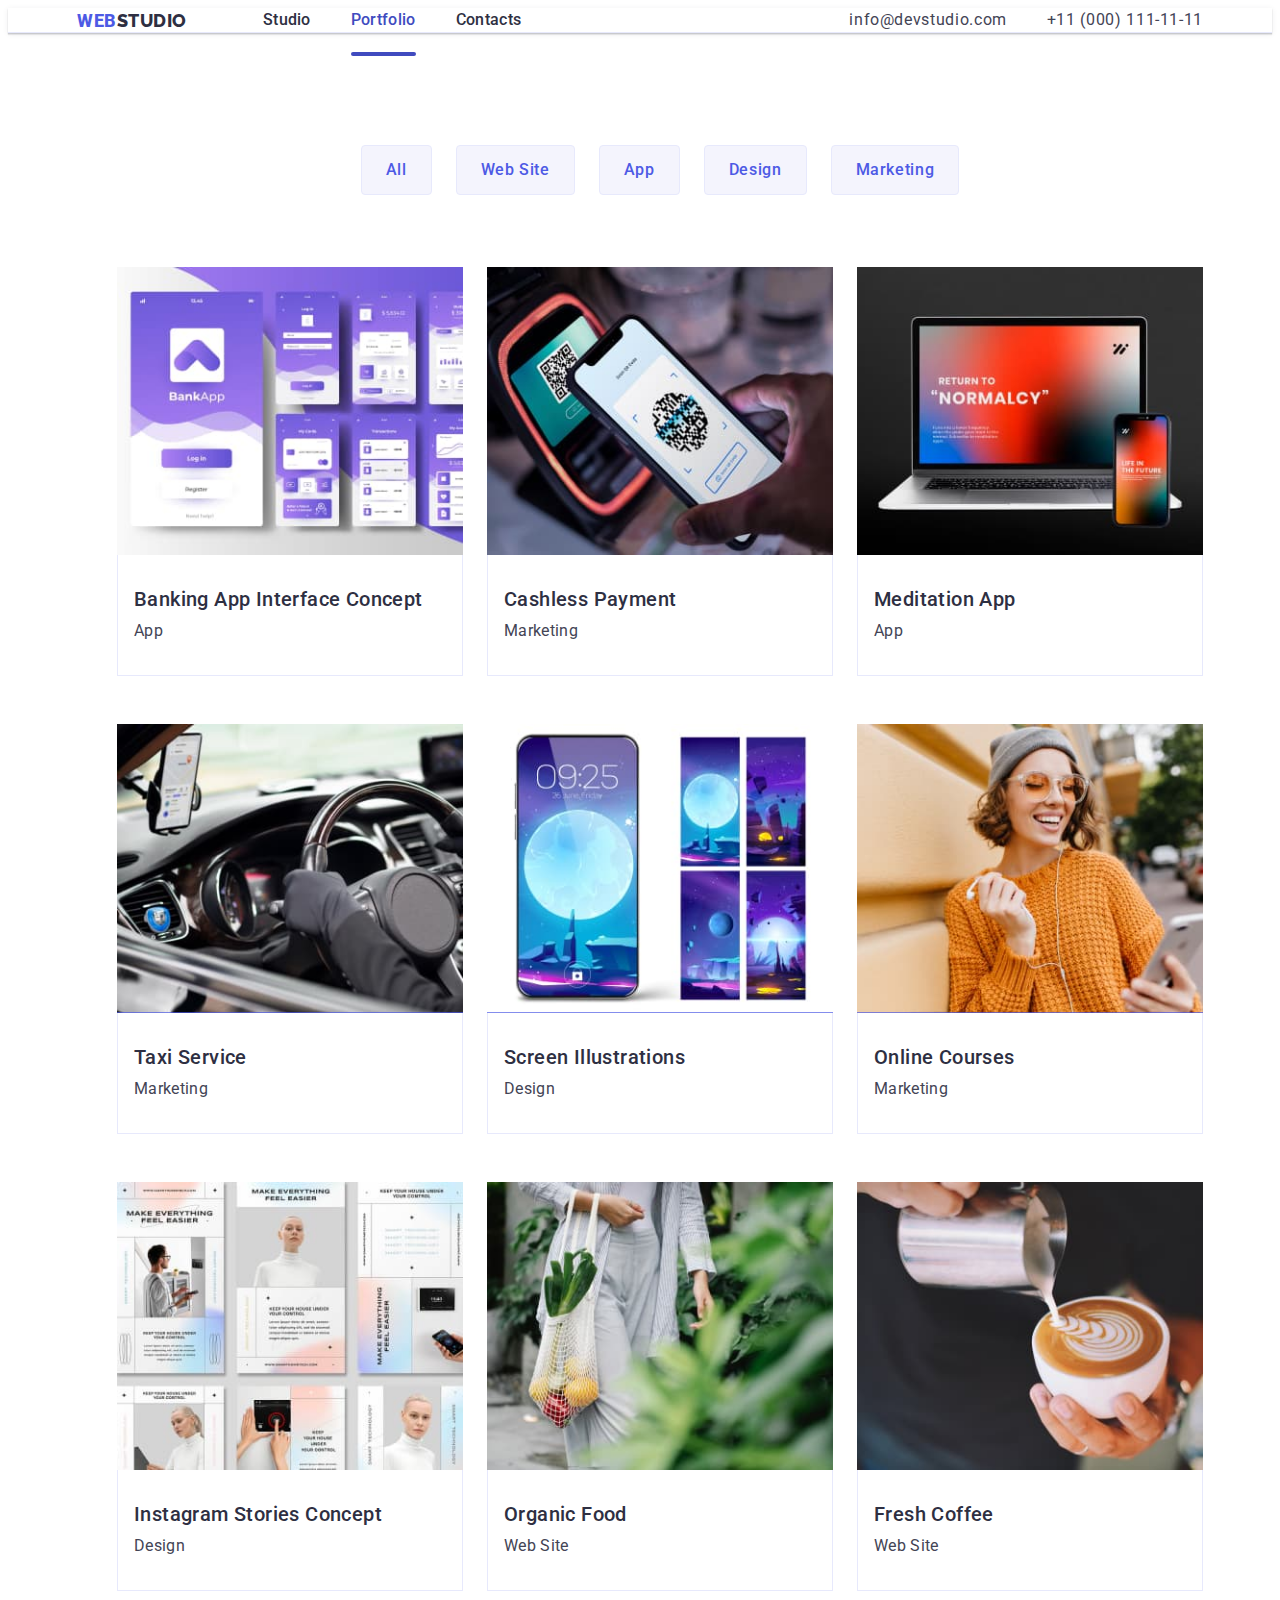
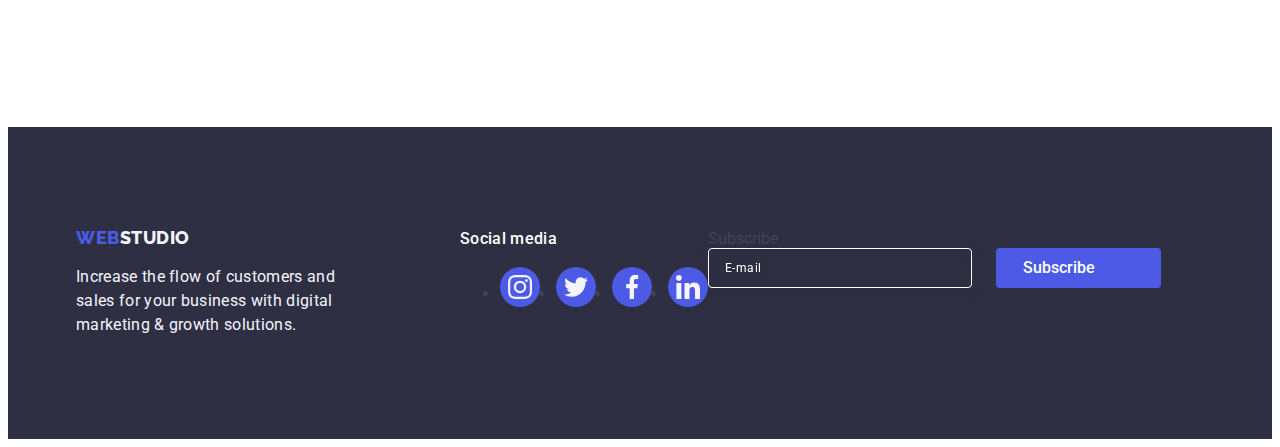
<file: portfolio.html>
<!DOCTYPE html>
<html lang="en">
  <head>
    <meta charset="UTF-8" />
    <meta http-equiv="X-UA-Compatible" content="IE=edge" />
    <meta name="viewport" content="width=device-width, initial-scale=1.0" />
    <title>Document</title>

    <!-- Fonts styles -->

    <link rel="preconnect" href="https://fonts.googleapis.com" />
    <link rel="preconnect" href="https://fonts.gstatic.com" crossorigin />
    <link
      href="https://fonts.googleapis.com/css2?family=Raleway:wght@800&family=Roboto:wght@400;500;700&display=swap"
      rel="stylesheet"
    />

    <!-- Normalize -->

    <link
      rel="stylesheet"
      href="https://cdnjs.cloudflare.com/ajax/libs/modern-normalize/1.1.0/modern-normalize.min.css"
      integrity="sha512-wpPYUAdjBVSE4KJnH1VR1HeZfpl1ub8YT/NKx4PuQ5NmX2tKuGu6U/JRp5y+Y8XG2tV+wKQpNHVUX03MfMFn9Q=="
      crossorigin="anonymous"
      referrerpolicy="no-referrer"
    />

    <!-- Custom style -->

    <link rel="stylesheet" href="./css/styles.css" />
  </head>
  <body>
    <!-- Logo and navigation -->

    <header class="nav-portfolio">
      <div class="container-portfolio container">
        <nav class="nav-line">
          <a class="link-logo link" href="./index.html">Web<span class="logo-text">Studio</span></a>
         
          <ul class="navi-list list">
         
            <li class="item-nav">
              <a class="navi-link link" href="./index.html">Studio</a>
            </li>
        
            <li class="item-nav">
              <a class="navi-link active link" href="./portfolio.html">Portfolio</a>
            </li>
        
            <li class="item-nav"><a class="navi-link link" href="">Contacts</a></li>
          </ul>
        </nav>
        <address class="address">
          <ul class="list list-address">
            <li>
              <a class="contacts link" href="mailto:info@devstudio.com"
                >info@devstudio.com</a
              >
            </li>
            <li>
              <a class="contacts link" href="tel:+110001111111"
                >+11 (000) 111-11-11</a
              >
            </li>
          </ul>
        </address>
      </div>
    </header>

    <main>
      <!-- Filter section -->
      <section class="sec-portfolio">
        <div class="container">
          <h1 hidden>Filter section</h1>
          <ul class="list-button">
            <li><button class="button-filter" type="button">All</button></li>
            <li>
              <button class="button-filter" type="button">Web Site</button>
            </li>
            <li><button class="button-filter" type="button">App</button></li>
            <li><button class="button-filter" type="button">Design</button></li>
            <li>
              <button class="button-filter" type="button">Marketing</button>
            </li>
          </ul>
          <!--Card list  -->
          <ul class="list-portfolio">
            <li class="card-portfolio">
              <a class="link-portfolio" href=""
                >
                <div class="img-container">
                  <img
                    src="./images/portfolio/banking.jpg"
                    alt="Banking App Interface Concept"
                    width="360"/>

                <p class="img-desk">14 Stylish and User-Friendly App Design Concepts · Task Manager App · Calorie Tracker App · Exotic Fruit Ecommerce App ·
                Cloud Storage App</p>
                </div>

                <div class="info-container">
                  <h2 class="card-title">Banking App Interface Concept</h2>
                  <p class="card-desk">App</p>
                </div>
              </a>
            </li>
            <li class="card-portfolio">
              <a class="link-portfolio" href=""
                ><div class="img-container">
                  <img
                    src="./images/portfolio/cashless.jpg"
                    alt="Cashless Payment"
                    width="360"
                  />

                  <p class="img-desk">14 Stylish and User-Friendly App Design Concepts · Task Manager App · Calorie Tracker App · Exotic
                    Fruit Ecommerce App ·
                    Cloud Storage App</p>
                </div>
                <div class="info-container">
                  <h2 class="card-title">Cashless Payment</h2>
                  <p class="card-desk">Marketing</p>
                </div>
              </a>
            </li>
            <li class="card-portfolio">
              <a class="link-portfolio" href=""
                ><div class="img-container">
                  <img
                    src="./images/portfolio/meditation.jpg"
                    alt="Meditation App"
                    width="360"
                  />

                  <p class="img-desk">14 Stylish and User-Friendly App Design Concepts · Task Manager App · Calorie Tracker App · Exotic
                    Fruit Ecommerce App ·
                    Cloud Storage App</p>
                </div>
                <div class="info-container">
                  <h2 class="card-title">Meditation App</h2>
                  <p class="card-desk">App</p>
                </div></a
              >
            </li>
            <li class="card-portfolio">
              <a class="link-portfolio" href=""
                ><div class="img-container">
                  <img
                    src="./images/portfolio/taxi.jpg"
                    alt="Taxi Service"
                    width="360"
                  />

<p class="img-desk">14 Stylish and User-Friendly App Design Concepts · Task Manager App · Calorie Tracker App · Exotic
  Fruit Ecommerce App ·
  Cloud Storage App</p>

                </div>
                <div class="info-container">
                  <h2 class="card-title">Taxi Service</h2>
                  <p class="card-desk">Marketing</p>
                </div></a
              >
            </li>
            <li class="card-portfolio">
              <a class="link-portfolio" href=""
                ><div class="img-container">
                  <img
                    src="./images/portfolio/screen.jpg"
                    alt="Screen Illustrations"
                    width="360"
                  />

<p class="img-desk">14 Stylish and User-Friendly App Design Concepts · Task Manager App · Calorie Tracker App · Exotic
  Fruit Ecommerce App ·
  Cloud Storage App</p>

                </div>
                <div class="info-container">
                  <h2 class="card-title">Screen Illustrations</h2>
                  <p class="card-desk">Design</p>
                </div></a
              >
            </li>
            <li class="card-portfolio">
              <a class="link-portfolio" href=""
                ><div class="img-container">
                  <img
                    src="./images/portfolio/online.jpg"
                    alt="Online Courses"
                    width="360"
                  />

<p class="img-desk">14 Stylish and User-Friendly App Design Concepts · Task Manager App · Calorie Tracker App · Exotic
  Fruit Ecommerce App ·
  Cloud Storage App</p>

                </div>
                <div class="info-container">
                  <h2 class="card-title">Online Courses</h2>
                  <p class="card-desk">Marketing</p>
                </div></a
              >
            </li>
            <li class="card-portfolio">
              <a class="link-portfolio" href=""
                ><div class="img-container">
                  <img
                    src="./images/portfolio/instagram.jpg"
                    alt="Instagram Stories Concept"
                    width="360"
                  />

<p class="img-desk">14 Stylish and User-Friendly App Design Concepts · Task Manager App · Calorie Tracker App · Exotic
  Fruit Ecommerce App ·
  Cloud Storage App</p>

                </div>
                <div class="info-container">
                  <h2 class="card-title">Instagram Stories Concept</h2>
                  <p class="card-desk">Design</p>
                </div></a
              >
            </li>
            <li class="card-portfolio">
              <a class="link-portfolio" href=""
                ><div class="img-container">
                  <img
                    src="./images/portfolio/organic.jpg"
                    alt="Organic Food"
                    width="360"
                  />
<p class="img-desk">14 Stylish and User-Friendly App Design Concepts · Task Manager App · Calorie Tracker App · Exotic
  Fruit Ecommerce App ·
  Cloud Storage App</p>

                </div>
                <div class="info-container">
                  <h2 class="card-title">Organic Food</h2>
                  <p class="card-desk">Web Site</p>
                </div></a
              >
            </li>
            <li class="card-portfolio">
              <a class="link-portfolio" href=""
                ><div class="img-container">
                  <img
                    src="./images/portfolio/fress.jpg"
                    alt="Fresh Coffee"
                    width="360"
                  />

<p class="img-desk">14 Stylish and User-Friendly App Design Concepts · Task Manager App · Calorie Tracker App · Exotic
  Fruit Ecommerce App ·
  Cloud Storage App</p>

                </div>
                <div class="info-container">
                  <h2 class="card-title">Fresh Coffee</h2>
                  <p class="card-desk">Web Site</p>
                </div></a
              >
            </li>
          </ul>
        </div>
      </section>
    </main>

    <!-- Footer -->
        <footer class="footer">
        
          <div class="footer-container container">
        
        
            <div class="footer-info">
              <a class="footer-link-logo link" href="./index.html">Web<span class="footer-logo-text">Studio</span></a>
              <p class="footer-desk">
                Increase the flow of customers and sales for your business with
                digital marketing & growth solutions.
              </p>
            </div>
        
            <div>
              <p class="social-desk">Social media</p>
              <ul class="footer-list">
        
        
                <li class="footer-ic">
                  <a class="footer-link" href="">
        
                    <svg class="footer-icon" width="24" height="24">
                      <use href="./images/icons.svg#social-instagram"></use>
                    </svg>
                  </a>
                </li>
        
                <li class="footer-ic">
                  <a class="footer-link" href="">
        
                    <svg class="footer-icon" width="24" height="24">
                      <use href="./images/icons.svg#social-twitter"></use>
                    </svg>
                  </a>
                </li>
        
                <li class="footer-ic">
                  <a class="footer-link" href="">
        
                    <svg class="footer-icon" width="24" height="24">
                      <use href="./images/icons.svg#social-facebook"></use>
                    </svg>
                  </a>
                </li>
                <li class="footer-ic">
                  <a class="footer-link" href="">
        
                    <svg class="footer-icon" width="24" height="24">
                      <use href="./images/icons.svg#social-linkedin"></use>
                    </svg>
                  </a>
                </li>
        
              </ul>
            </div>

<div class="subscriber">
  <form action="">
    <p class="subscribe-text">Subscribe</p>
    <div class="subscribe-item">
      <input class="subscribe-input" type="email" name="footer_email" placeholder="E-mail" />
  </form>
  <button class="subscribe-btn" type="submit">Subscribe

    <svg class="subscribe-btn-icon" width="24" height="24">
      <use href="./images/icons.svg#subs-btn"></use>
    </svg>

  </button>
</div>

          </div>
        </footer>

  </body>
</html>
</file>
<file: css/styles.css>
html {
  box-sizing: border-box;
}

body {
  font-family: "Roboto", sans-serif;
  color: #434455;
  background-color: #ffffff;
}

h1,
h2,
h3,
h4,
h5,
h6,
p {
  margin: 0;
}

*,
*::before,
*::after {
  box-sizing: inherit;
}

.visually-hidden {
  position: absolute;
  width: 1px;
  height: 1px;
  margin: -1px;
  border: 0;
  padding: 0;

  white-space: nowrap;
  clip-path: inset(100%);
  clip: rect(0 0 0 0);
  overflow: hidden;
}

img {
  display: block;
  max-width: 100%;
  height: auto;
}

.container {
  /* Basic styles */

  min-width: 320px;
  max-width: 428px;
  padding: 0 16px;
  margin: 0 auto;
}

/* Tablet */

@media only screen and (min-width: 768px) {
  .container {
    max-width: 768px;
  }
}

/* Desctop */

@media only screen and (min-width: 1158px) {
  .container {
    max-width: 1158px;
  }
}

.link {
  text-decoration: none;
}

.list {
  list-style: none;
  padding: 0;
}

/* Navigation */

.header {
  padding: 24px 0;
  background-color: #ffffff;
  border-bottom: 1px solid #e7e9fc;
  box-shadow: 0px 2px 1px rgba(46, 47, 66, 0.08),
    0px 1px 1px rgba(46, 47, 66, 0.16), 0px 1px 6px rgba(46, 47, 66, 0.08);
}

@media only screen and (min-width: 768px) and (max-width: 1127px) {
  .header {
    padding: 16px 0;
  }
}


.container-nav {
  display: flex;
  align-items: center;
  /* padding-top: 24px;
  padding-bottom: 24px; */
}

@media only screen and (max-width: 767px) {
  .container-nav {
    justify-content: space-between;
  }
}

.logo-text {
  font-family: "Raleway";
  font-style: normal;
  font-weight: 800;
  font-size: 18px;
  line-height: 21px;
  align-items: center;
  letter-spacing: 0.03em;
  color: #2e2f42;
}

.link-logo {
  text-decoration: none;
  font-style: normal;
  font-weight: 800;
  font-size: 18px;
  line-height: 21px;
  letter-spacing: 0.03em;
  text-transform: uppercase;
  color: #4d5ae5;
}

@media only screen and (min-width: 768px) {
  .link-logo {
    margin-right: 120px;
  }

  @media only screen and (min-width: 1157px) {
    .link-logo {
      margin-right: 76px;
    }
  }
}

.navi-list {
  display: flex;
  margin: 0;
}

@media only screen and (max-width: 767px) {
  .navi-list {
    display: none;
  }
}

@media only screen and (min-width: 768px) {
  .navi-list {
    display: flex;
  }
}

.nav-line {
  display: flex;
  align-items: center;
}

.navi-list .navi-link {
  list-style: none;
  font-style: normal;
  text-decoration: none;
  font-weight: 500;
  font-size: 16px;
  line-height: 24px;
  letter-spacing: 0.02em;
  color: #2e2f42;
  text-decoration: none;
  position: relative;

  display: block;
  transition: color 250ms cubic-bezier(0.4, 0, 0.2, 1);
}

.navi-list .item-nav:not(:last-child) {
  margin-right: 40px;
}

.navi-list .navi-link:hover,
.navi-list .navi-link:focus {
  color: #404bbf;
}

.navi-link::after {
  content: "";
  width: 100%;
  height: 4px;
  display: block;
  border-radius: 2px;
  position: absolute;
  bottom: -32px;
}

@media only screen and (min-width: 1158px) {
  .navi-link::after {
    bottom: -100%;
  }
}

.navi-link.active::after {
  background: #404bbf;
}

.navi-list .active {
  color: #404bbf;
}

@media only screen and (max-width: 767px) {
  .address {
    display: none;
  }
}

@media only screen and (min-width: 1128px) {
  .list-address {
    display: flex;
  }
}

.list-address {
  display: flex;
  flex-wrap: wrap;
  margin: 0;
  padding: 0;
}

@media only screen and (min-width: 1157px) {
  .list-address {
    gap: 40px;
  }
}

.address {
  font-style: normal;
  margin-left: 122px;
}

@media only screen and (min-width: 1157px) {
  .address {
    margin-left: auto;
  }
}

.contacts {
  font-family: "Roboto";
  font-style: normal;
  font-weight: 400;
  font-size: 12px;
  line-height: 1.5;
  letter-spacing: 0.04em;
  color: #434455;
  text-decoration: none;
  transition: color 250ms cubic-bezier(0.4, 0, 0.2, 1);
}

@media only screen and (min-width: 1157px) {
  .contacts {
    font-size: 16px;
  }
}

.contacts:hover,
.contacts:focus {
  color: #404bbf;
}

/* Mobile menu */

.menu-toggle {
  min-height: 40px;
  min-width: 40px;
  display: flex;
  align-items: center;
  justify-content: center;
  background-color: transparent;
  margin: 0;
  padding: 0;
  cursor: pointer;
  border: none;
  border-radius: 50%;
  outline: none;
}

@media (min-width: 768px) {
  .menu-toggle {
    display: none;
  }
}

.menu-toggle:hover,
.menu-toggle:focus {
  background-color: rgba(0, 0, 0, 0.1);
}

.menu-container {
  display: flex;
  flex-direction: column;
  position: fixed;
  top: 0;
  left: 0;
  width: 100vw;
  height: 100vh;
  padding: 80px 35px 40px 40px;
  background-color: #ffffff;
  transform: translateX(100%);
  transition: transform 250ms ease-in-out;
  box-shadow: 0px 2px 1px rgba(46, 47, 66, 0.08),
    0px 1px 1px rgba(46, 47, 66, 0.16), 0px 1px 6px rgba(46, 47, 66, 0.08);
}

.menu-container.is-open {
  transform: translateX(0);
}

.menu-container .menu-toggle {
  position: absolute;
  top: 24px;
  right: 24px;
  color: #e7e9fc;
  border: 1px solid #e7e9fc;
  min-width: 24px;
  min-height: 24px;
}

.mobile-menu {
  padding: 0;
  list-style: none;
  margin-top: 0;
  margin-bottom: auto;
}

.mobile-menu-item:not(:last-child) {
  margin-bottom: 40px;
}

.mobile-menu .mobile-link {
  display: block;
  color: #2e2f42;
  text-decoration: none;
  font-weight: 700;
  font-size: 36px;
  line-height: 40px;
  letter-spacing: 0.02em;
  text-transform: capitalize;
}

.mobile-menu .active {
  color: #404bbf;
}

/* .mobile-menu .mobile-link:focus {
  color: #404bbf;
} */

.mobile-menu-close-button {
  background: #e7e9fc;
  border: 1px solid rgba(0, 0, 0, 0.1);
  border-radius: 50%;
  width: 24px;
  height: 24px;
  position: absolute;
  right: 24px;
  top: 24px;
  display: flex;
  align-items: center;
  justify-content: center;
  padding: 0;
  cursor: pointer;
  transition: 500ms cubic-bezier(0.4, 0, 0.2, 1);
  right: 24px;
  left: 24px;
}

.mobile-contacts-list {
  margin-top: 0;
  margin-bottom: 48px;
}

.mobile-contacts-item:not(:last-child) {
  margin-bottom: 40px;
}

.phone-contact-link {
  font-weight: 700;
  font-style: normal;
  font-size: 36px;
  line-height: 40px;
  color: #4d5ae5;
  letter-spacing: 0.02em;
  text-transform: capitalize;
}

.email-contact-link {
  font-weight: 500;
  font-style: normal;
  font-size: 20px;
  line-height: 24px;
  color: #434455;
  letter-spacing: 0.02em;
}

.mobile-addresses .mobile-social {
  gap: 13%;
  margin: 0;
  justify-content: flex-start;
  transition: background-color 250ms cubic-bezier(0.4, 0, 0.2, 1);
}

.mobile-socials {
  display: flex;
  gap: 13%;
  margin: 0;
  justify-content: flex-start;
  transition: background-color 250ms cubic-bezier(0.4, 0, 0.2, 1);
}

.socials-item {
  width: 40px;
  height: 40px;
}

.social-icon {
  fill: #f4f4fd;
}

.socials-link {
  display: flex;
  align-items: center;
  justify-content: center;
  width: 100%;
  height: 100%;
  background-color: #4d5ae5;
  border-radius: 50%;
  transition: background-color 250ms cubic-bezier(0.4, 0, 0.2, 1);
}

.mobile-addresses .mobile-socials .link:focus {
  background-color: #404bbf;
}

.mobile-menu-icon {
  stroke: #2e2f42;
}

/* Hero */

.hero-section {
  background: #2e2f42;
  background-image: linear-gradient(
      rgba(46, 47, 66, 0.7),
      rgba(46, 47, 66, 0.7)
    ),
    url(../images/hero/mob1hero.jpg);
  background-repeat: no-repeat;
  background-size: cover;
  background-position: center;
  height: 432px;
  padding: 112px 0;
}

@media only screen and (min-width: 767px) {
  .hero-section {
    height: 436px;
  }
}

@media only screen and (min-width: 1157px) {
  .hero-section {
    height: 600px;
    max-width: 1440px;
    padding: 188px 0;
    margin: 0 auto;
  }
}

@media (min-device-pixel-ratio: 2),
  (min-resolution: 192dpi),
  (min-resolution: 2dppx) {
  .hero-section {
    background-image: linear-gradient(
        rgba(46, 47, 66, 0.7),
        rgba(46, 47, 66, 0.7)
      ),
      url(../images/hero/mob2hero.jpg);
  }
}

@media only screen and (min-width: 429px) {
  .hero-section {
    background-image: linear-gradient(
        rgba(46, 47, 66, 0.7),
        rgba(46, 47, 66, 0.7)
      ),
      url(../images/hero/tab1hero.jpg);
  }

  @media (min-device-pixel-ratio: 2),
    (min-resolution: 192dpi),
    (min-resolution: 2dppx) {
    .hero {
      background-image: linear-gradient(
          rgba(46, 47, 66, 0.7),
          rgba(46, 47, 66, 0.7)
        ),
        url(../images/hero/tab2hero.jpg);
    }
  }
}

@media only screen and (min-width: 769px) {
  .hero-section {
    background-image: linear-gradient(
        rgba(46, 47, 66, 0.7),
        rgba(46, 47, 66, 0.7)
      ),
      url(../images/hero/1deskhero.jpg);
  }

  @media (min-device-pixel-ratio: 2),
    (min-resolution: 192dpi),
    (min-resolution: 2dppx) {
    .hero-section {
      background-image: linear-gradient(
          rgba(46, 47, 66, 0.7),
          rgba(46, 47, 66, 0.7)
        ),
        url(../images/hero/2deskhero.jpg);
    }
  }
}

/* .hero-container {
  padding-top: 112px;
}  */

.main-title {
  font-family: "Roboto";

  font-style: normal;
  font-weight: 700;
  font-size: 36px;
  line-height: 1.07;
  letter-spacing: 0.02em;
  color: #ffffff;
  margin-left: auto;
  margin-right: auto;
  margin-bottom: 72px;
  text-align: center;
  max-width: 320px;
  height: 80px;
}

@media only screen and (min-width: 768px) {
  .main-title {
    font-size: 56px;
    height: 120px;
    max-width: 496px;
    margin-bottom: 36px;
  }
}

@media only screen and (min-width: 768px) {
  .main-title {
    margin-bottom: 48px;
  }
}

.button-hero {
  background: #4d5ae5;
  font-style: normal;
  font-weight: 500;
  font-size: 16px;
  line-height: 1.5;
  letter-spacing: 0.04em;
  color: #ffffff;
  cursor: pointer;

  display: block;
  min-width: 169px;
  padding: 16px 32px;
  box-shadow: 0px 4px 4px rgba(0, 0, 0, 0.15);
  border-radius: 4px;
  border: none;
  margin-left: auto;
  margin-right: auto;
  transition: background-color 250ms cubic-bezier(0.4, 0, 0.2, 1);
}

.button-hero:hover,
.button-hero:focus {
  background-color: #404bbf;
  color: #ffffff;
}

/* Our strengths */

.sec-one {
  padding-top: 120px;
  padding-bottom: 120px;
}

.list-one {
  margin-top: 0px;
  margin-bottom: 0px;
  padding: 0;
  display: flex;
}

@media only screen and (max-width: 767px) {
  .list-one {
    gap: 72px;
    flex-direction: column;
    text-align: center;
  }
}

@media only screen and (min-width: 768px) {
  .list-one {
    flex-wrap: wrap;
    gap: 72px 24px;
  }
}

@media only screen and (min-width: 1157px) {
  .list-one {
    flex-wrap: nowrap;
    gap: 24px;
  }
}

.li-sec-one {
  max-width: 356px;
}

@media only screen and (min-width: 1157px) {
  .li-sec-on {
    max-width: 264px;
  }
}

@media only screen and (min-width: 768px) {
  .li-sec-on:nth-child(3) {
    margin: 0;
  }
}

@media only screen and (min-width: 1158px) {
  .li-sec-on:not(:last-child) {
    margin: 0;
  }
}

.feature {
  background: #f4f4fd;
  border-radius: 4px;
  height: 112px;
  margin-bottom: 8px;
  display: flex;
  align-items: center;
  justify-content: center;
}

@media only screen and (max-width: 1158px) {
  .feature {
    display: none;
  }
}

.section-one-title {
  font-family: "Roboto";
  font-style: normal;
  font-weight: 700;
  font-size: 36px;
  line-height: 1.2;
  letter-spacing: 0.02em;
  color: #2e2f42;
  margin-top: 0px;
  margin-bottom: 8px;
}

@media only screen and (min-width: 1157px) {
  .section-one-title {
    font-weight: 500;
    font-size: 20px;
  }

  @media only screen and (min-width: 1157px) {
    .section-one-text {
      font-weight: 400;
      font-size: 16px;
    }
  }
}

.section-one-text {
  font-weight: 500;
  font-family: "Roboto";
  font-style: normal;
  font-weight: 500;
  font-size: 16px;
  line-height: 24px;
  letter-spacing: 0.02em;

  color: #434455;
  text-align: left;
}

/* What are we doing */

@media only screen and (max-width: 1128px) {
  .sec-two {
    display: none;
  }
}

.sec-two {
  padding-bottom: 120px;
}

.list-two {
  padding: 0;
  display: flex;
  margin: 0;
}

.title {
  font-style: normal;
  font-weight: 700;
  font-size: 36px;
  line-height: 1.11;
  text-align: center;
  letter-spacing: 0.02em;
  text-transform: capitalize;
  color: #2e2f42;
  margin-top: 0px;
  margin-left: auto;
  margin-right: auto;
  margin-bottom: 72px;
}

.list-two .li-sec-two:not(:last-child) {
  margin-right: 24px;
}

/* Our Team */

.sec-three {
  background: #f4f4fd;
  padding-top: 96px;
  padding-bottom: 96px;
}

@media only screen and (min-width: 1157px) {
  .sec-three {
    padding-top: 120px;
    padding-bottom: 120px;
  }
}

.list-three {
  margin: 0;
  display: flex;
  flex-wrap: wrap;
  gap: 24px;
  justify-content: center;
}

@media only screen and (min-width: 1157px) {
  .list-three {
    flex-wrap: nowrap;
  }
}

.social-list {
  display: flex;
  align-items: center;
  justify-content: center;
  gap: 24px;
  padding: 0;
  margin-top: 8px;
}

.social-inst {
  width: 40px;
  height: 40px;
}

.inst-link {
  display: flex;
  align-items: center;
  justify-content: center;
  width: 100%;
  height: 100%;
  background-color: #4d5ae5;
  border-radius: 50%;
  transition: background-color 250ms cubic-bezier(0.4, 0, 0.2, 1);
}

.inst-link:hover {
  background-color: #404bbf;
}

.inst-link:focus {
  background-color: #404bbf;
}

.icon-team {
  fill: #f4f4fd;
}

.list-member {
  background: #ffffff;
  width: 264px;
  height: 428px;
  box-shadow: 0px 1px 6px rgba(46, 47, 66, 0.08),
    0px 1px 1px rgba(46, 47, 66, 0.16), 0px 2px 1px rgba(46, 47, 66, 0.08);
  border-radius: 0px 0px 4px 4px;
}

.list-three .list-member:not(:last-child) {
  margin-bottom: 72px;
}

@media only screen and (min-width: 767px) {
  .list-three .list-member:nth-child(-n + 2) {
    margin-bottom: 64px;
  }

  .list-three .list-member:nth-child(3) {
    margin: 0;
  }
}

@media only screen and (min-width: 1157px) {
  .list-three .list-member:nth-child(-n + 2) {
    margin-bottom: 0px;
  }
}

.list-name {
  font-style: normal;
  font-weight: 500;
  font-size: 20px;
  line-height: 1.2;
  text-align: center;
  letter-spacing: 0.02em;
  color: #2e2f42;
  margin-top: 0px;
  margin-bottom: 8px;
}

.desk {
  font-family: var(--main-text);
  font-style: normal;
  font-weight: 400;
  font-size: 16px;
  line-height: 1.5;
  text-align: center;
  letter-spacing: 0.02em;
  color: var(--text-color);
  margin: 0px;
}

.container-info {
  padding: 32px 0;
}

/* Customers */

.customers {
  padding-top: 96px;
  padding-bottom: 96px;
}

@media only screen and (min-width: 1157px) {
  .customers {
    padding-top: 120px;
    padding-bottom: 120px;
  }
}

.customers-list {
  margin: 0;
  display: flex;
  flex-wrap: wrap;
  padding: 0;
  gap: 72px 16px;
  justify-content: center;
}

@media only screen and (min-width: 767px) {
  .customers-list {
    gap: 72px 24px;
    justify-content: center;
  }
}

@media only screen and (min-width: 1158px) {
  .customers-list {
    flex-wrap: nowrap;
  }
}

.customers-container .title {
  line-height: 1.1;
}

.customer {
  width: 190px;
  height: 88px;
  display: flex;
  align-items: center;
  justify-content: center;
}

@media only screen and (min-width: 768px) {
  .customer {
    width: 168px;
  }
}

@media only screen and (min-width: 320px) and (max-width: 427px) {
  .customer {
    width: 136px;
  }
}

.customers-link {
  width: 100%;
  height: 100%;
  border: 1px solid #8e8f99;
  border-radius: 4px;
  display: flex;
  align-items: center;
  justify-content: center;
  color: #8e8f99;
  transition: border-color 250ms cubic-bezier(0.4, 0, 0.2, 1),
    color 250ms cubic-bezier(0.4, 0, 0.2, 1),
    box-shadow 250ms cubic-bezier(0.4, 0, 0.2, 1);
}

.customers-icon {
  fill: currentColor;
}

.customers-link:hover {
  box-shadow: 0px 4px 4px rgba(0, 0, 0, 0.25);
  border-color: #404bbf;
  color: #404bbf;
}

.customers-link:focus {
  box-shadow: 0px 4px 4px rgba(0, 0, 0, 0.25);
  border-color: #404bbf;
  color: #404bbf;
}

.customer:focus .customers-icon {
  fill: #404bbf;
}

.customer:hover .customers-icon {
  fill: #404bbf;
}

/* Footer */

.footer {
  background: #2e2f42;
  height: 664px;
  padding-top: 97.5px;
  padding-bottom: 96px;
}

@media only screen and (min-width: 767px) {
  .footer {
    height: 456px;
  }
}

@media only screen and (min-width: 1158px) {
  .footer {
    height: 312px;
    padding-top: 100px;
    padding-bottom: 100px;
  }
}

.footer-container {
  display: flex;
  flex-direction: column;
  align-items: center;
  text-align: center;
  gap: 72px;
}

@media only screen and (min-width: 767px) {
  .footer-container {
    flex-wrap: wrap;
    flex-direction: row;
    gap: 72px 24px;
    max-width: 552px;
    text-align: left;
    align-items: baseline;
    padding: 0;
  }
}

@media only screen and (min-width: 1158px) {
  .footer-container {
    flex-wrap: nowrap;
    align-items: baseline;
    max-width: 1128px;
    padding: 0;
    gap: 0;
    text-align: left;
  }
}

.footer-link-logo {
  text-decoration: none;
  font-family: "Raleway", sans-serif;
  font-style: normal;
  font-weight: 800;
  font-size: 18px;
  line-height: 1.17;
  letter-spacing: 0.03em;
  text-transform: uppercase;
  color: #4d5ae5;
  margin-bottom: 17.5px;
  display: inline-block;
}

.footer-logo-text {
  font-family: "Raleway", sans-serif;
  font-style: normal;
  font-weight: 800;
  font-size: 18px;
  line-height: 1.17;
  letter-spacing: 0.03em;
  text-transform: uppercase;
  color: #f4f4fd;
}

.footer-desk {
  font-style: normal;
  font-weight: 400;
  font-size: 16px;
  line-height: 1.5;
  letter-spacing: 0.02em;
  color: #f4f4fd;
  text-align: left;
  margin-bottom: 0px;
  margin-top: 0px;
  width: 264px;
}

@media only screen and (min-width: 1157px) {
  .footer-social {
    margin-bottom: 0;
    margin-right: 80px;
  }
}

.footer-list {
  display: flex;
  gap: 16px;
  margin: 0;
}

.footer-icon {
  fill: #f4f4fd;
}

@media only screen and (min-width: 1158px) {
  .footer-info {
    margin-right: 120px;
    margin-bottom: 0;
  }
}

.footer-link {
  width: 100%;
  height: 100%;
  background-color: #4d5ae5;
  border-radius: 50%;
  display: flex;
  align-items: center;
  justify-content: center;
  transition: background-color 250ms cubic-bezier(0.4, 0, 0.2, 1);
}

.footer-link:hover {
  background-color: #31d0aa;
}

.footer-link:focus {
  background-color: #31d0aa;
}

.footer-ic {
  width: 40px;
  height: 40px;
}

.social-desk {
  font-weight: 500;
  color: #ffffff;
  margin-bottom: 16px;
  line-height: 1.5;
  letter-spacing: 0.02em;
}

.subscribe-item {
  display: flex;
  flex-wrap: wrap;
}

.subscriber {
  width: 100%;
}

.subscribe-input {
  border: 1px solid #ffffff;
  filter: drop-shadow(0px 4px 4px rgba(0, 0, 0, 0.15));
  border-radius: 4px;
  background: none;
  display: block;
  width: 100%;
  height: 40px;
  font-family: "Roboto";
  font-style: normal;
  font-weight: 400;
  font-size: 12px;
  line-height: 24px;
  display: flex;
  align-items: center;
  letter-spacing: 0.04em;
  color: #ffffff;
  padding-left: 16px;
  margin-bottom: 16px;
}

@media only screen and (min-width: 767px) {
  .subscribe-input {
    width: 264px;
    margin: 0;
  }
}

.subscribe-input::placeholder {
  color: #ffffff;
}

.subscribe-btn {
  display: flex;
  align-items: center;
  justify-content: center;
  font-family: "Roboto";
  font-style: normal;
  font-weight: 500;
  font-size: 16px;
  line-height: 24px;
  background-color: #4d5ae5;
  color: #ffffff;
  width: 165px;
  height: 40px;
  border: none;
  border-radius: 4px;
  padding: 0;
  cursor: pointer;
  transition: background-color 250ms cubic-bezier(0.4, 0, 0.2, 1);
  margin-left: auto;
  margin-right: auto;
}

@media only screen and (min-width: 767px) {
  .subscribe-btn {
    margin-left: 24px;
  }
}

.subscribe-btn:hover {
  background-color: #31d0aa;
}

.subscribe-btn:focus {
  background-color: #31d0aa;
}

.subscribe-btn-icon {
  margin-left: 16px;
}

/* Modal Window/ */

.backdrop {
  width: 100%;
  height: 100%;

  position: fixed;
  top: 0;
  left: 0;

  background-color: rgba(46, 47, 66, 0.4);
  opacity: 1;
  transition: opacity 250ms cubic-bezier(0.4, 0, 0.2, 1),
    visibility 250ms cubic-bezier(0.4, 0, 0.2, 1);
}

.backdrop.is-hidden {
  opacity: 0;
  visibility: hidden;
  pointer-events: none;
}

.modal {
  width: 408px;
  min-height: 584px;
  border-radius: 4px;
  background: #fcfcfc;
  box-shadow: 0px 1px 1px rgba(0, 0, 0, 0.14), 0px 1px 3px rgba(0, 0, 0, 0.12),
    0px 2px 1px rgba(0, 0, 0, 0.2);
  padding: 72px 24px 24px 24px;
  position: absolute;
  top: 50%;
  left: 50%;
  top: calc(50%);
  left: calc(50%);
  transform: translate(-50%, -50%) scale(1);
  transition: transform 250ms cubic-bezier(0.4, 0, 0.2, 1);
  opacity: 1000ms ease-in;
}

@media only screen and (max-width: 767px) {
  .modal {
    width: 392px;
    padding: 72px 16px 24px 16px;
  }
}

@media only screen and (min-width: 320px) and (max-width: 400px) {
  .modal {
    width: 320px;
    padding: 72px 16px 24px 16px;
  }
}

.backdrop.is-hidden .modal {
  opacity: 0;
  transform: translate(-100%, -85%);
  transition: transform 500ms ease-out, opacity 500ms;
}

.button-close-icon {
  transition: fill 250ms cubic-bezier(0.4, 0, 0.2, 1);
}

.button-modal {
  background: #e7e9fc;
  border: 1px solid rgba(0, 0, 0, 0.1);
  border-radius: 50%;
  width: 24px;
  height: 24px;
  position: absolute;
  right: 24px;
  top: 24px;
  display: flex;
  align-items: center;
  justify-content: center;
  padding: 0;
  cursor: pointer;
  transition: 500ms cubic-bezier(0.4, 0, 0.2, 1);
}

.button-modal:hover,
.button-modal:focus {
  background-color: #404bbf;
  border: none;

  fill: #ffffff;
}

.modal-title {
  display: block;

  margin-bottom: 16px;
  font-weight: 500;
  font-size: 16px;

  text-align: center;
  color: #2e2f42;
}

.form-label {
  display: block;
  margin-bottom: 4px;
  font-size: 12px;
  font-weight: 400;
  color: #8e8f99;
  line-height: 14px;
  letter-spacing: 0.04em;
}

.form-wpaper {
  position: relative;
  margin-bottom: 8px;
  display: block;
}

.form-field {
  width: 100%;
  height: 40px;

  padding: 0;
  padding-left: 38px;

  outline: none;
  outline-offset: -1px;
  border-radius: 4px;

  border: 1px solid rgba(46, 47, 66, 0.4);
  transition: border 250ms cubic-bezier(0.4, 0, 0.2, 1);
}

.form-field:focus {
  outline: 1px solid #4d5ae5;
  box-shadow: 0 0 0 2px rgba(77, 90, 229, 0.25);
}

.form-field:focus + .form-icon {
  fill: #4d5ae5;
}

.form-icon {
  position: absolute;
  top: 50%;
  left: 10px;
  transform: translateY(-50%);
  transition: fill 250ms cubic-bezier(0.4, 0, 0.2, 1);
  pointer-events: none;
}

.form-comment {
  display: block;
  width: 100%;
  height: 120px;
  border: 1px solid rgba(46, 47, 66, 0.4);
  border-radius: 4px;
  padding-left: 16px;
  padding-top: 8px;
  outline: none;
  transition: border 250ms cubic-bezier(0.4, 0, 0.2, 1);
  resize: none;
  font-family: "Roboto";
  font-style: normal;
  font-weight: 400;
  font-size: 12px;
  line-height: 14px;
  letter-spacing: 0.04em;
  color: #2e2f42;
}

.form-comment::placeholder {
  font-weight: 400;
  font-size: 12px;
  line-height: 14px;
  letter-spacing: 0.04em;
  color: rgba(46, 47, 66, 0.4);
}

.form-comment:focus {
  border: 1px solid #4d5ae5;
  box-shadow: 0 0 0 2px rgba(77, 90, 229, 0.25);
}

.form-agreement {
  display: flex;

  margin-top: 16px;
  margin-bottom: 24px;
}

.checkbox-checked {
  opacity: 0;
  transition: 250ms;
}

.checkbox-unchecked {
  opacity: 1;
  transition: 250ms;



  stroke: #2E2F42;
    fill: white;
}

.form-check-input:checked + .checkbox-icon > .checkbox-unchecked {
  opacity: 0;
}

.form-check-input:checked + .checkbox-icon > .checkbox-checked {
  opacity: 1;
}

.form-agreement-text {
  font-size: 12px;
  line-height: 14px;
  letter-spacing: 0.04em;
  color: #8e8f99;
  user-select: none;
  margin-left: 8px;
}

.form-agreement-link {
  font-size: 12px;
  line-height: 16px;
  letter-spacing: 0.04em;
  text-decoration: underline;
  color: #4d5ae5;
}

.btn {
  padding: 16px 32px;
  background: #4d5ae5;
  border: #4d5ae5;
  box-shadow: 0px 4px 4px rgba(0, 0, 0, 0.15);
  border-radius: 4px;
  font-family: "Roboto";
  font-style: normal;
  font-weight: 500;
  font-size: 16px;
  line-height: 24px;
  color: #ffffff;
  letter-spacing: 0.04em;
  display: block;
  margin-left: auto;
  margin-right: auto;
  min-width: 169px;
  min-height: 56px;
  cursor: pointer;
  transition: background-color 250ms cubic-bezier(0.4, 0, 0.2, 1),
    box-shadow 250ms cubic-bezier(0.4, 0, 0.2, 1);
}

.btn:hover {
  background: #404bbf;
  box-shadow: 0px 4px 4px rgba(0, 0, 0, 0.15);
  border-radius: 4px;
}

.btn:focus {
  background: #404bbf;
  box-shadow: 0px 4px 4px rgba(0, 0, 0, 0.15);
  border-radius: 4px;
}

/* Portfolio */

.nav-portfolio {
  border-bottom: 1px solid #e7e9fc;

  box-shadow: 0px 2px 1px rgba(46, 47, 66, 0.08),
    0px 1px 1px rgba(46, 47, 66, 0.16), 0px 1px 6px rgba(46, 47, 66, 0.08);
}

.container-portfolio {
  display: flex;
}

.sec-portfolio {
  padding: 96px 0 120px;
}

.list-button {
  display: flex;
  justify-content: center;
  gap: 24px;
  margin-bottom: 72px;
  list-style: none;
}

.button-filter {
  font-family: "Roboto", sans-serif;
  font-weight: 500;
  font-size: 16px;
  background-color: #f4f4fd;
  color: #4d5ae5;
  line-height: 1.5;
  letter-spacing: 0.04em;
  cursor: pointer;

  padding: 12px 24px;
  border: 1px solid #e7e9fc;
  border-radius: 4px;

  transition: color 250ms cubic-bezier(0.4, 0, 0.2, 1),
    background-color 250ms cubic-bezier(0.4, 0, 0.2, 1),
    border-color 250ms cubic-bezier(0.4, 0, 0.2, 1),
    box-shadow 250ms cubic-bezier(0.4, 0, 0.2, 1);
}

.button-filter:hover {
  background-color: #404bbf;
  color: #ffffff;
  border: 1px solid transparent;
  box-shadow: 0px 3px 1px rgba(0, 0, 0, 0.1), 0px 2px 1px rgba(0, 0, 0, 0.08),
    0px 2px 2px rgba(0, 0, 0, 0.12);
}

.button-filter:focus {
  background-color: #404bbf;
  color: #ffffff;
  border: 1px solid;
  border: 1px solid transparent;
  box-shadow: 0px 3px 1px rgba(0, 0, 0, 0.1), 0px 2px 1px rgba(0, 0, 0, 0.08),
    0px 2px 2px rgba(0, 0, 0, 0.12);
}

.list-portfolio {
  list-style: none;
  display: flex;
  flex-wrap: wrap;
  row-gap: 48px;
  column-gap: 24px;
}

.card-portfolio {
  width: calc((100% - 48px) / 3);
}

.info-container {
  padding: 32px 16px;
  border: 1px solid #e7e9fc;
  border-top: none;
}

.card-title {
  font-weight: 500;
  font-size: 20px;
  line-height: 1.2;
  letter-spacing: 0.02em;
  color: #2e2f42;
  margin-bottom: 8px;
}

.card-desk {
  font-weight: 400;
  font-size: 16px;
  line-height: 1.5;
  letter-spacing: 0.02em;
  color: #434455;
}

.link-portfolio {
  display: block;
  text-decoration: none;
  transition: box-shadow 250ms cubic-bezier(0.4, 0, 0.2, 1);
}

.link-portfolio:hover,
.link-portfolio:focus {
  box-shadow: 0px 1px 6px rgba(46, 47, 66, 0.08),
    0px 1px 1px rgba(46, 47, 66, 0.16), 0px 2px 1px rgba(46, 47, 66, 0.08);
}

.link-portfolio:hover .img-desk,
.link-portfolio:focus .img-desk {
  transform: translateY(0%);
}

.img-container {
  position: relative;
  overflow: hidden;
}

.img-desk {
  position: absolute;
  top: 0;
  font-size: 16px;
  line-height: 1.5;
  letter-spacing: 0.02em;
  color: #f4f4fd;
  padding: 40px 32px;
  background-color: #4d5ae5;
  height: 100%;
  width: 100%;
  transform: translateY(100%);
  transition: transform 250ms cubic-bezier(0.4, 0, 0.2, 1);
}
</file>
